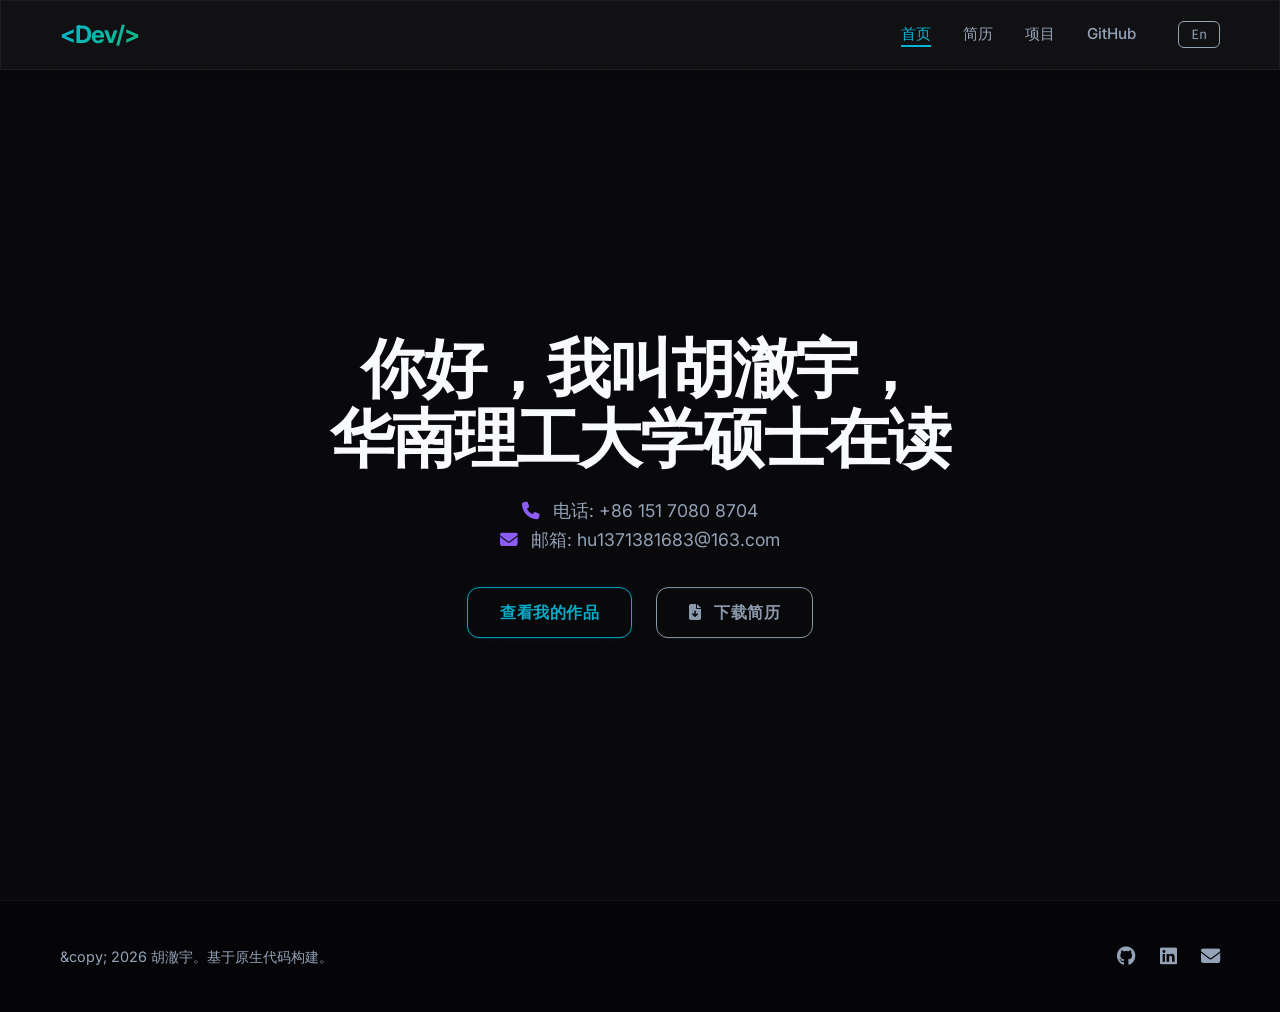
<file: index.html>
<!DOCTYPE html>
<html lang="zh">
<head>
    <meta charset="UTF-8">
    <meta name="viewport" content="width=device-width, initial-scale=1.0">
    <title>Portfolio | Algorithm & Motion Control Engineer</title>
    
    <!-- Google Fonts: Inter -->
    <link rel="preconnect" href="https://fonts.googleapis.com">
    <link rel="preconnect" href="https://fonts.gstatic.com" crossorigin>
    <link href="https://fonts.googleapis.com/css2?family=Fira+Code:wght@400;500&family=Inter:wght@300;400;500;600;700;800&display=swap" rel="stylesheet">
    
    <!-- FontAwesome -->
    <link rel="stylesheet" href="https://cdnjs.cloudflare.com/ajax/libs/font-awesome/6.4.0/css/all.min.css">
    
    <!-- Custom CSS -->
    <link rel="stylesheet" href="css/style.css">
</head>
<body>

    <!-- Navigation -->
    <nav class="navbar glass">
        <div class="container nav-container">
            <a href="index.html" class="logo">
                <span class="text-gradient">&lt;Dev/&gt;</span>
            </a>
            
            <div class="menu-toggle">
                <span class="bar"></span>
                <span class="bar"></span>
                <span class="bar"></span>
            </div>

            <ul class="nav-links">
                <li><a href="index.html" class="nav-link active" data-i18n="nav-home">Home</a></li>
                <li><a href="resume.html" class="nav-link" data-i18n="nav-resume">Resume</a></li>
                <li><a href="projects.html" class="nav-link" data-i18n="nav-projects">Projects</a></li>
                <li><a href="github.html" class="nav-link" data-i18n="nav-github">GitHub</a></li>
                <li><button id="lang-toggle" class="btn-lang" title="Switch Language">中</button></li>
            </ul>
        </div>
    </nav>

    <!-- Hero Section -->
    <header class="hero">
        <div class="container hero-content">
            <!-- <span class="mono hero-tagline" data-i18n="hero-tagline"></span> Removed per request -->
            
            <h1 class="hero-title" data-i18n="hero-title">
                Hello, I'm Hu Cheyu,<br>Master Student at<br>South China University of Technology
            </h1>
            
            <div class="hero-contact" style="margin-bottom: 2rem; font-size: 1.1rem; color: var(--text-muted);">
                <p><i class="fa-solid fa-phone" style="margin-right: 8px; color: var(--accent);"></i> <span data-i18n="contact-phone">Phone: +86 137 1381 683X</span></p>
                <p><i class="fa-solid fa-envelope" style="margin-right: 8px; color: var(--accent);"></i> <span data-i18n="contact-email">Email: hu1371381683@163.com</span></p>
            </div>
            
            <div class="hero-buttons">
                <a href="projects.html" class="btn btn-primary" data-i18n="btn-view-work">
                    View My Work
                </a>
                <a href="resume.html" class="btn btn-outline" data-i18n="btn-download-resume">
                    <i class="fa-solid fa-file-arrow-down" style="margin-right: 8px;"></i>
                    Download Resume
                </a>
            </div>
        </div>
    </header>

    <!-- Footer -->
    <footer class="footer">
        <div class="container footer-content">
            <div class="footer-text" data-i18n="footer-text">
                &copy; 2026 Developer Name. Built with Vanilla Code.
            </div>
            
            <div class="social-links">
                <a href="https://github.com/Hucheyu1" class="social-link" title="GitHub"><i class="fa-brands fa-github"></i></a>
                <a href="#" class="social-link" title="LinkedIn"><i class="fa-brands fa-linkedin"></i></a>
                <a href="mailto:hu1371381683@163.com" class="social-link" title="Email"><i class="fa-solid fa-envelope"></i></a>
            </div>
        </div>
    </footer>

    <!-- Scripts -->
    <!-- GSAP CDN -->
    <script src="https://cdnjs.cloudflare.com/ajax/libs/gsap/3.12.2/gsap.min.js"></script>
    <!-- Main JS -->
    <script src="js/main.js"></script>
</body>
</html>
</file>
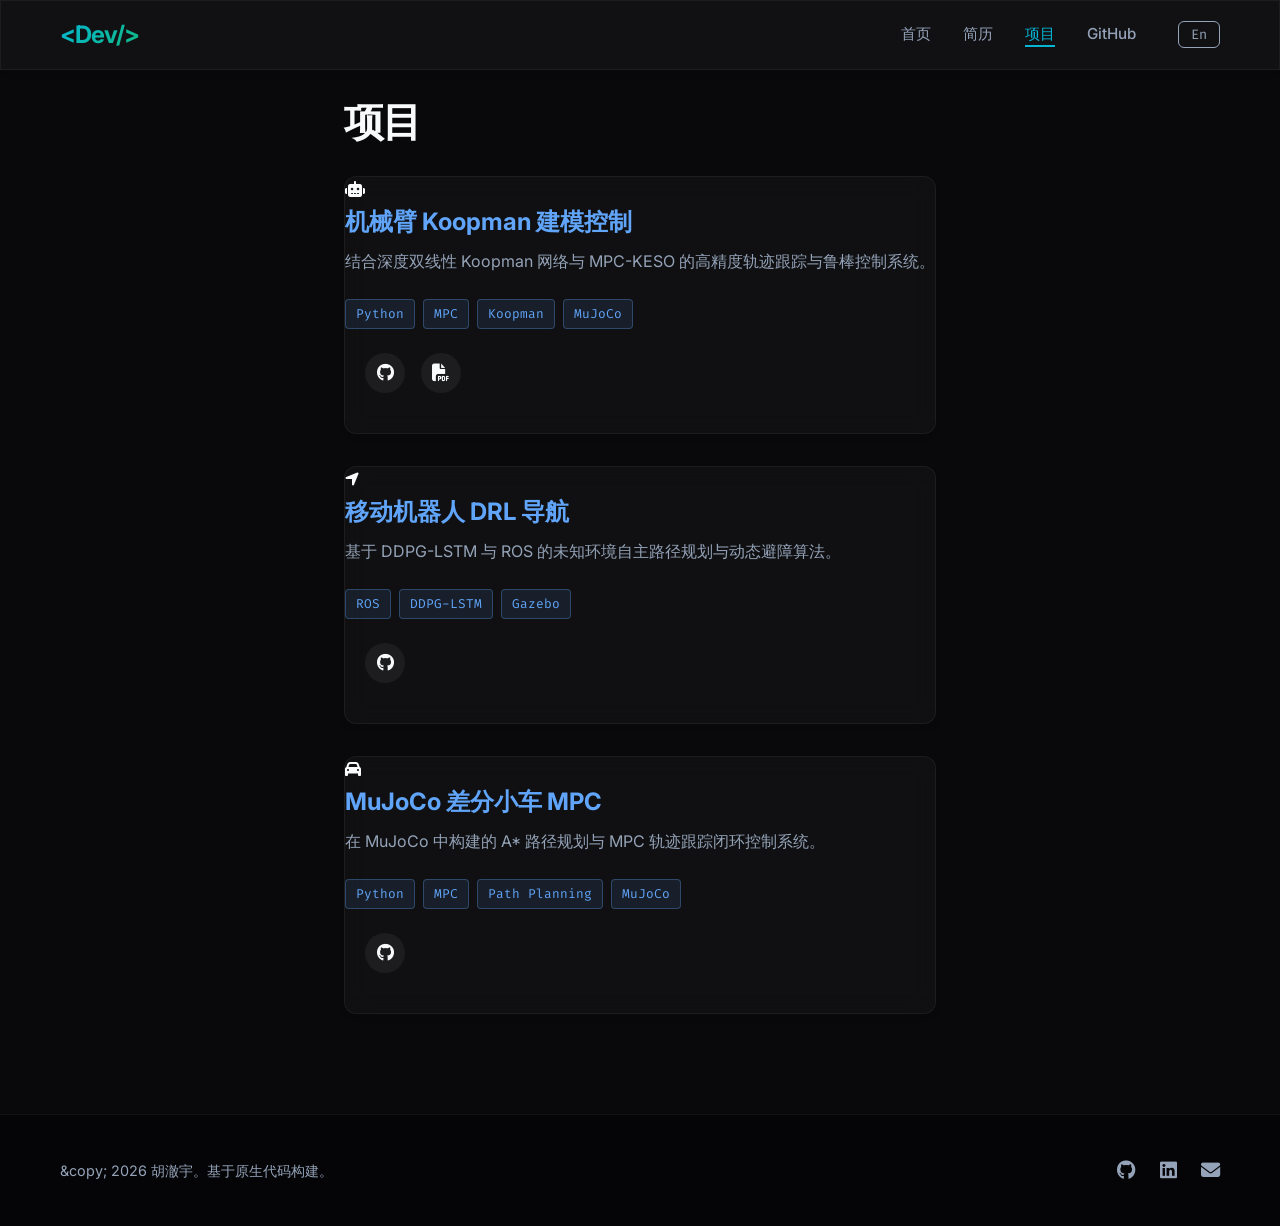
<file: projects.html>
<!DOCTYPE html>
<html lang="zh">
<head>
    <meta charset="UTF-8">
    <meta name="viewport" content="width=device-width, initial-scale=1.0">
    <title>Projects | Portfolio</title>
    <!-- Google Fonts: Inter -->
    <link rel="preconnect" href="https://fonts.googleapis.com">
    <link rel="preconnect" href="https://fonts.gstatic.com" crossorigin>
    <link href="https://fonts.googleapis.com/css2?family=Fira+Code:wght@400;500&family=Inter:wght@300;400;500;600;700;800&display=swap" rel="stylesheet">
    <!-- FontAwesome -->
    <link rel="stylesheet" href="https://cdnjs.cloudflare.com/ajax/libs/font-awesome/6.4.0/css/all.min.css">
    <!-- Custom CSS -->
    <link rel="stylesheet" href="css/style.css">
</head>
<body>
    <nav class="navbar glass">
        <div class="container nav-container">
            <a href="index.html" class="logo"><span class="text-gradient">&lt;Dev/&gt;</span></a>
            <div class="menu-toggle">
                <span class="bar"></span><span class="bar"></span><span class="bar"></span>
            </div>
            <ul class="nav-links">
                <li><a href="index.html" class="nav-link" data-i18n="nav-home">Home</a></li>
                <li><a href="resume.html" class="nav-link" data-i18n="nav-resume">Resume</a></li>
                <li><a href="projects.html" class="nav-link active" data-i18n="nav-projects">Projects</a></li>
                <li><a href="github.html" class="nav-link" data-i18n="nav-github">GitHub</a></li>
                <li><button id="lang-toggle" class="btn-lang" title="Switch Language">中</button></li>
            </ul>
        </div>
    </nav>
    <div class="container section-padding">
        <h1 class="hero-title" style="font-size: 2.5rem; text-align: left; opacity: 1; transform: none;" data-i18n="nav-projects">Projects</h1>
        
        <div class="projects-grid">
            <!-- Project 1 -->
            <div class="project-card glass">
                <div class="project-icon"><i class="fa-solid fa-robot"></i></div>
                <h3 class="project-title" data-i18n="proj-1-title">Manipulator Modeling & Control</h3>
                <p class="project-desc" data-i18n="proj-1-desc">
                    Deep Bilinear Koopman Network and MPC-KESO for high-precision tracking and noise robustness.
                </p>
                <div class="project-tags">
                    <span class="tag-sm">Python</span>
                    <span class="tag-sm">MPC</span>
                    <span class="tag-sm">Koopman</span>
                    <span class="tag-sm">MuJoCo</span>
                </div>
                <div class="project-links">
                    <a href="https://github.com/Hucheyu1/Lerobot-mujoco-sim2real" target="_blank" class="project-link" title="Code"><i class="fa-brands fa-github"></i></a>
                    <a href="#" class="project-link" title="Paper"><i class="fa-solid fa-file-pdf"></i></a>
                </div>
            </div>

            <!-- Project 2 -->
            <div class="project-card glass">
                <div class="project-icon"><i class="fa-solid fa-location-arrow"></i></div>
                <h3 class="project-title" data-i18n="proj-2-title">DRL Mobile Robot Navigation</h3>
                <p class="project-desc" data-i18n="proj-2-desc">
                    Autonomous path planning in unknown environments using DDPG-LSTM and ROS Navigation.
                </p>
                <div class="project-tags">
                    <span class="tag-sm">ROS</span>
                    <span class="tag-sm">DDPG-LSTM</span>
                    <span class="tag-sm">Gazebo</span>
                </div>
                <div class="project-links">
                    <a href="https://github.com/Hucheyu1/ROS_MobileRobot_RL" target="_blank" class="project-link" title="Code"><i class="fa-brands fa-github"></i></a>
                </div>
            </div>

            <!-- Project 3 -->
            <div class="project-card glass">
                <div class="project-icon"><i class="fa-solid fa-car"></i></div>
                <h3 class="project-title" data-i18n="proj-3-title">MuJoCo Diff-Drive MPC</h3>
                <p class="project-desc" data-i18n="proj-3-desc">
                    A closed-loop control system integrating A* path planning and Model Predictive Control (MPC) tracking.
                </p>
                <!-- Only adding container if videos exist, currently folder 3 is empty -->
                <!-- 
                <div class="project-media">
                     Video placeholder 
                </div> 
                -->
                <div class="project-tags">
                    <span class="tag-sm">Python</span>
                    <span class="tag-sm">MPC</span>
                    <span class="tag-sm">Path Planning</span>
                    <span class="tag-sm">MuJoCo</span>
                </div>
                <div class="project-links">
                    <a href="https://github.com/Hucheyu1/Mujoco_MobileRobot" target="_blank" class="project-link" title="Code"><i class="fa-brands fa-github"></i></a>
                </div>
            </div>
        </div>
    </div>
    <footer class="footer">
        <div class="container footer-content">
            <div class="footer-text" data-i18n="footer-text">&copy; 2026 Developer Name. Built with Vanilla Code.</div>
            <div class="social-links">
                <a href="https://github.com/Hucheyu1" class="social-link" title="GitHub"><i class="fa-brands fa-github"></i></a>
                <a href="#" class="social-link" title="LinkedIn"><i class="fa-brands fa-linkedin"></i></a>
                <a href="mailto:hu1371381683@163.com" class="social-link" title="Email"><i class="fa-solid fa-envelope"></i></a>
            </div>
        </div>
    </footer>
    <script src="https://cdnjs.cloudflare.com/ajax/libs/gsap/3.12.2/gsap.min.js"></script>
    <script src="js/main.js"></script>
</body>
</html>
</file>
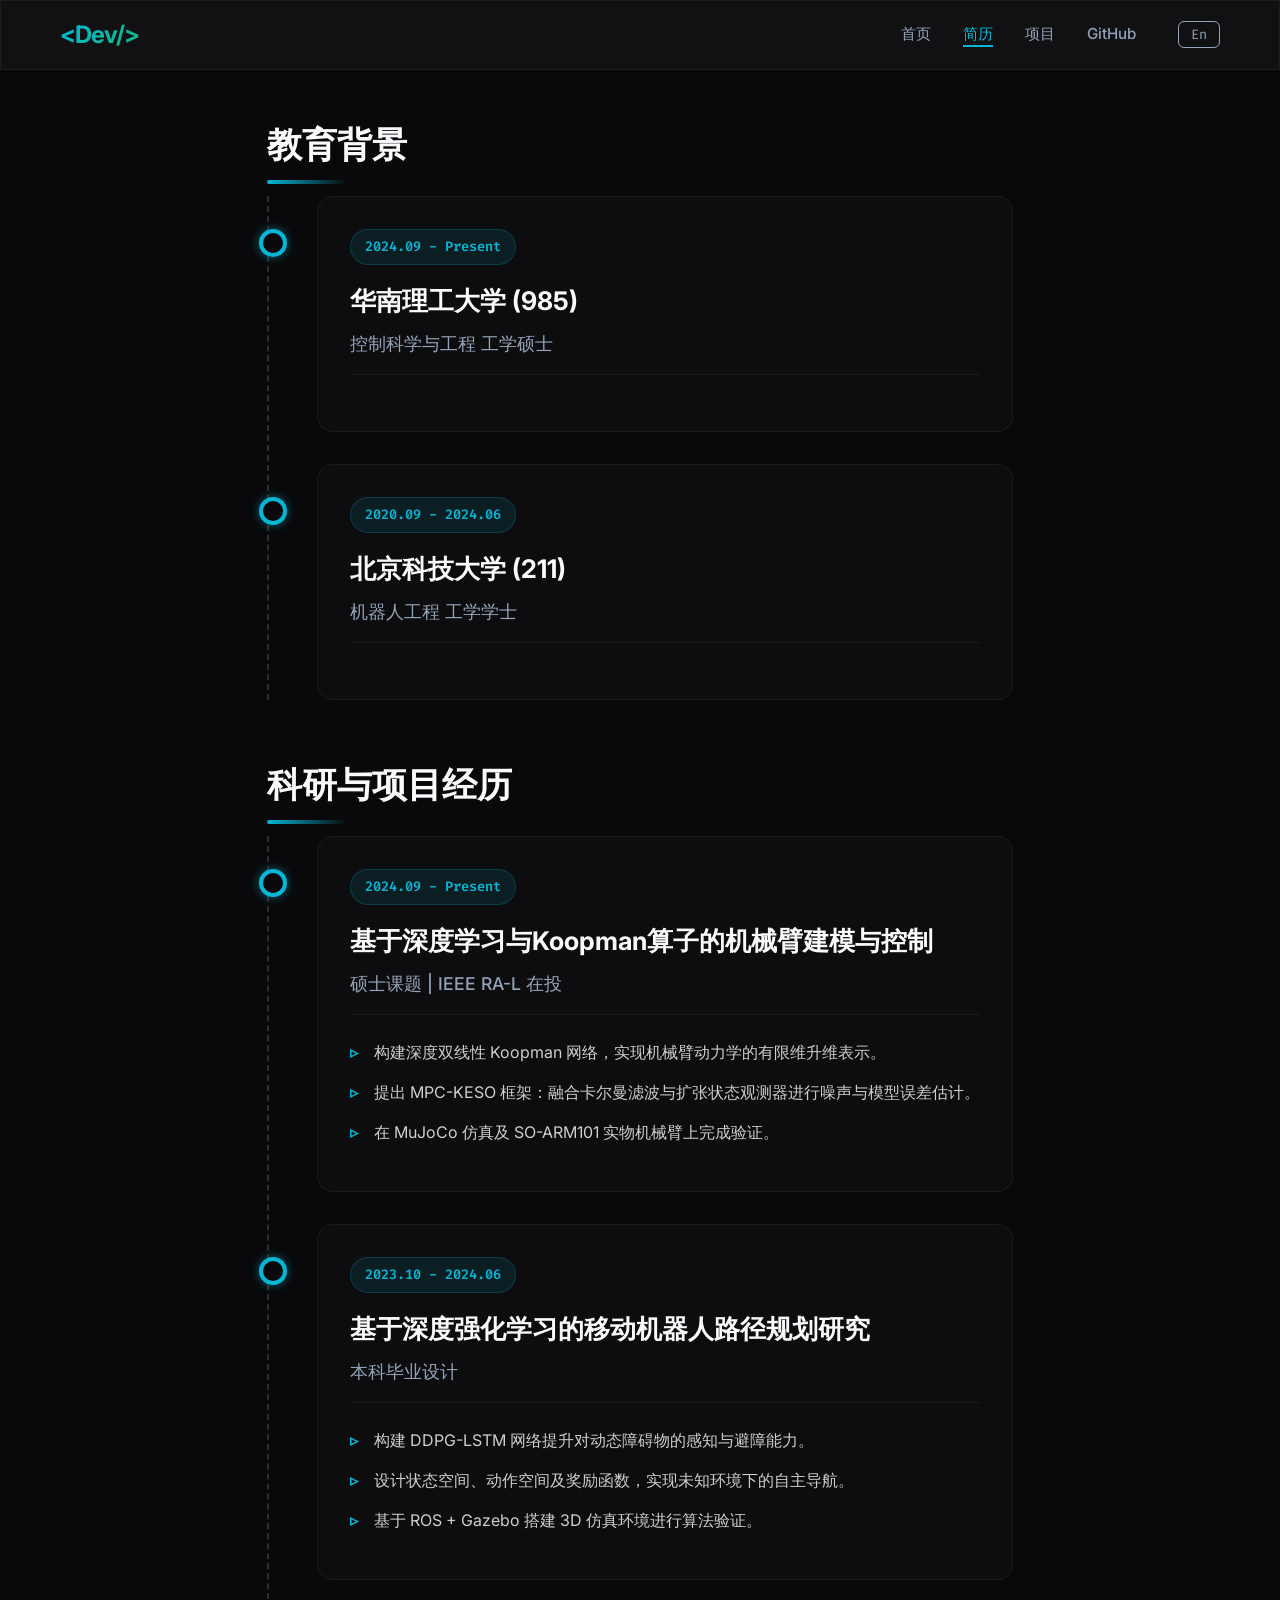
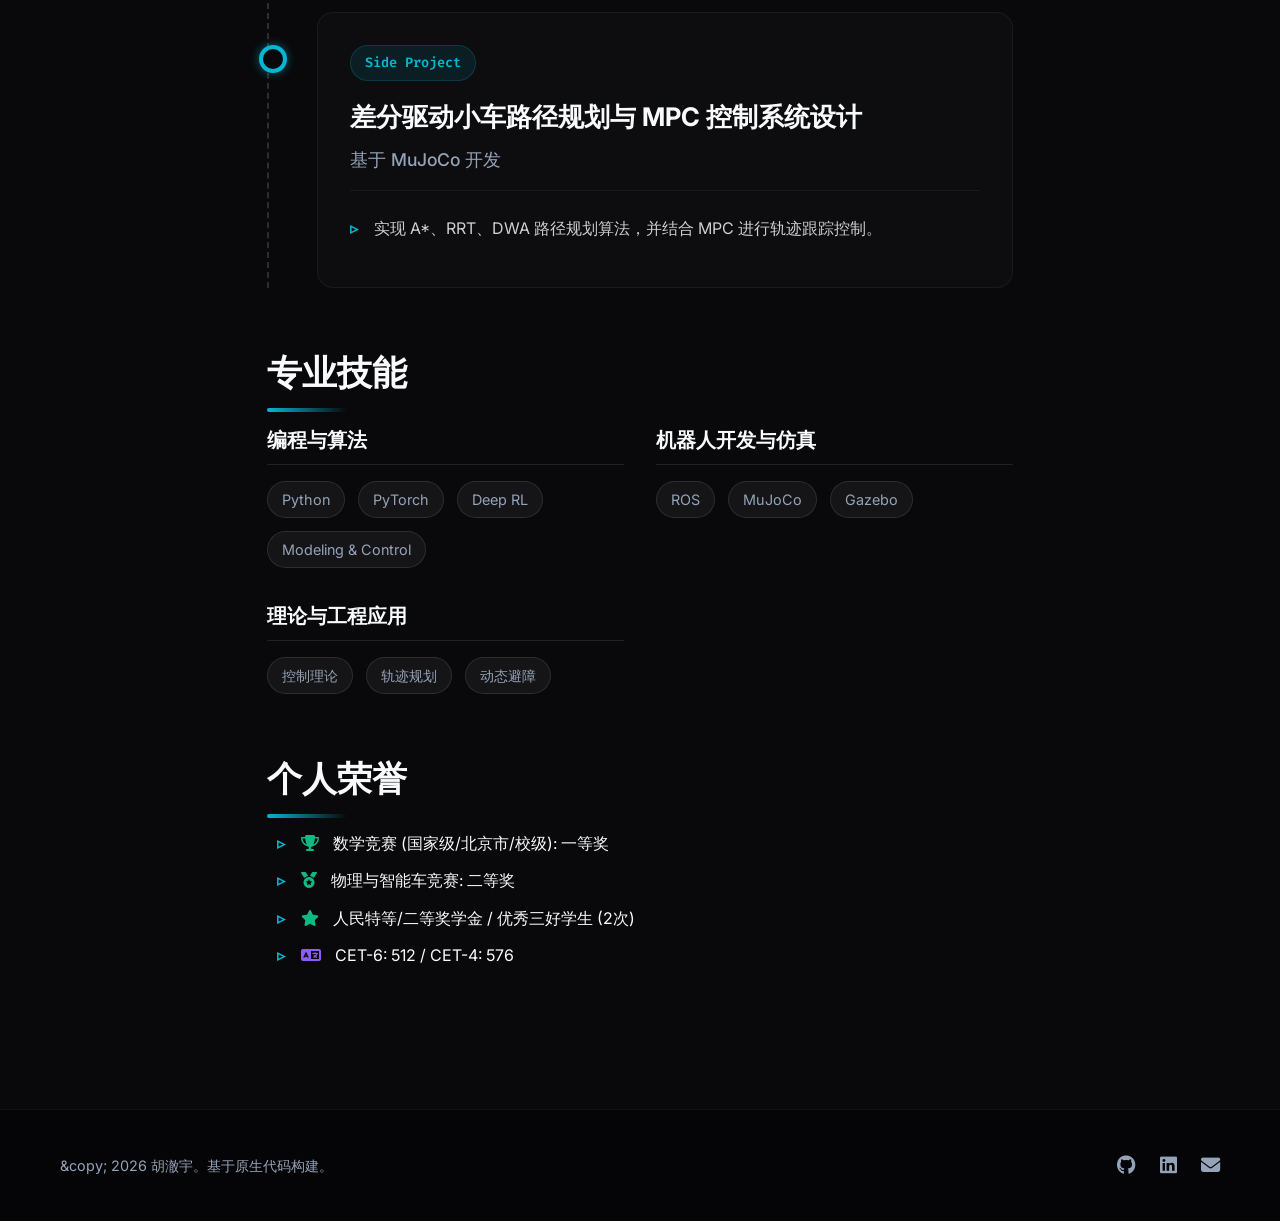
<file: resume.html>
<!DOCTYPE html>
<html lang="zh">
<head>
    <meta charset="UTF-8">
    <meta name="viewport" content="width=device-width, initial-scale=1.0">
    <title>Resume | Portfolio</title>
    <!-- Google Fonts: Inter -->
    <link rel="preconnect" href="https://fonts.googleapis.com">
    <link rel="preconnect" href="https://fonts.gstatic.com" crossorigin>
    <link href="https://fonts.googleapis.com/css2?family=Fira+Code:wght@400;500&family=Inter:wght@300;400;500;600;700;800&display=swap" rel="stylesheet">
    <!-- FontAwesome -->
    <link rel="stylesheet" href="https://cdnjs.cloudflare.com/ajax/libs/font-awesome/6.4.0/css/all.min.css">
    <!-- Custom CSS -->
    <link rel="stylesheet" href="css/style.css">
</head>
<body>
    <nav class="navbar glass">
        <div class="container nav-container">
            <a href="index.html" class="logo"><span class="text-gradient">&lt;Dev/&gt;</span></a>
            <div class="menu-toggle">
                <span class="bar"></span><span class="bar"></span><span class="bar"></span>
            </div>
            <ul class="nav-links">
                <li><a href="index.html" class="nav-link" data-i18n="nav-home">Home</a></li>
                <li><a href="resume.html" class="nav-link active" data-i18n="nav-resume">Resume</a></li>
                <li><a href="projects.html" class="nav-link" data-i18n="nav-projects">Projects</a></li>
                <li><a href="github.html" class="nav-link" data-i18n="nav-github">GitHub</a></li>
                <li><button id="lang-toggle" class="btn-lang" title="Switch Language">中</button></li>
            </ul>
        </div>
    </nav>
    <div class="container section-padding">
        <!-- Education -->
        <div class="resume-section">
            <h2 class="section-title" data-i18n="resume-edu">Education</h2>
            <div class="timeline">
                <div class="timeline-item">
                    <span class="timeline-date">2024.09 - Present</span>
                    <h3 class="timeline-title" data-i18n="edu-1-school">South China University of Technology (985)</h3>
                    <h4 class="timeline-subtitle" data-i18n="edu-1-degree">Master of Engineering in Control Science and Engineering</h4>
                </div>
                <div class="timeline-item">
                    <span class="timeline-date">2020.09 - 2024.06</span>
                    <h3 class="timeline-title" data-i18n="edu-2-school">University of Science and Technology Beijing (211)</h3>
                    <h4 class="timeline-subtitle" data-i18n="edu-2-degree">Bachelor of Engineering in Robotics Engineering</h4>
                </div>
            </div>
        </div>

        <!-- Experience -->
        <div class="resume-section">
            <h2 class="section-title" data-i18n="resume-exp">Research Experience</h2>
            <div class="timeline">
                <div class="timeline-item">
                    <span class="timeline-date">2024.09 - Present</span>
                    <h3 class="timeline-title" data-i18n="exp-1-role">Manipulator Modeling & Control based on Deep Learning & Koopman</h3>
                    <h4 class="timeline-subtitle" data-i18n="exp-1-company">Master's Thesis Research</h4>
                    <ul class="timeline-desc">
                        <li data-i18n="exp-1-desc-1">Constructed Deep Bilinear Koopman Network for finite-dimensional lifting of manipulator dynamics.</li>
                        <li data-i18n="exp-1-desc-2">Designed MPC-KESO framework fusing Kalman Filter and ESO for noise/error estimation.</li>
                        <li data-i18n="exp-1-desc-3">Validated on MuJoCo simulation and SO-ARM101 real robot; Submitted to IEEE RA-L.</li>
                    </ul>
                </div>
                <div class="timeline-item">
                    <span class="timeline-date">2023.10 - 2024.06</span>
                    <h3 class="timeline-title" data-i18n="exp-2-role">Mobile Robot Path Planning based on Deep RL</h3>
                    <h4 class="timeline-subtitle" data-i18n="exp-2-company">Undergraduate Thesis</h4>
                    <ul class="timeline-desc">
                        <li data-i18n="exp-2-desc-1">Built DDPG-LSTM network to enhance dynamic obstacle perception capabilities.</li>
                        <li data-i18n="exp-2-desc-2">Designed state/action spaces and reward functions for unknown environment navigation.</li>
                        <li data-i18n="exp-2-desc-3">Conducted 3D simulations in ROS + Gazebo environments.</li>
                    </ul>
                </div>
                <div class="timeline-item">
                    <span class="timeline-date">Side Project</span>
                    <h3 class="timeline-title" data-i18n="exp-3-role">Diff-Drive Robot Path Planning & MPC Control</h3>
                    <h4 class="timeline-subtitle" data-i18n="exp-3-company">Based on MuJoCo</h4>
                    <ul class="timeline-desc">
                        <li data-i18n="exp-3-desc-1">Implemented A*, RRT, DWA planning algorithms and integrated with MPC for tracking.</li>
                    </ul>
                </div>
            </div>
        </div>

        <!-- Skills -->
        <div class="resume-section">
            <h2 class="section-title" data-i18n="resume-skills">Technical Skills</h2>
            <div class="skill-grid">
                <div class="skill-category">
                    <h3 data-i18n="skill-algo">Programming & Algo</h3>
                    <div class="skill-tags" id="skill-algo-tags">
                        <!-- Injected via JS or static -->
                        <span class="skill-tag">Python</span>
                        <span class="skill-tag">PyTorch</span>
                        <span class="skill-tag">Deep RL</span>
                        <span class="skill-tag">Modeling & Control</span>
                    </div>
                </div>
                <div class="skill-category">
                    <h3 data-i18n="skill-robotics">Robotics & Sim</h3>
                    <div class="skill-tags">
                        <span class="skill-tag">ROS</span>
                        <span class="skill-tag">MuJoCo</span>
                        <span class="skill-tag">Gazebo</span>
                    </div>
                </div>
                <div class="skill-category">
                    <h3 data-i18n="skill-theory">Theory & Application</h3>
                    <div class="skill-tags">
                        <span class="skill-tag" data-i18n="skill-tag-1">Control Theory</span>
                        <span class="skill-tag" data-i18n="skill-tag-2">Trajectory Planning</span>
                        <span class="skill-tag" data-i18n="skill-tag-3">Dynamic Obstacle Avoidance</span>
                    </div>
                </div>
            </div>
        </div>

        <!-- Honors -->
        <div class="resume-section">
            <h2 class="section-title" data-i18n="resume-honors">Honors & Awards</h2>
            <ul class="timeline-desc" style="list-style: none; padding-left: 10px;">
                <li style="margin-bottom: 10px; color: var(--text-main);"><i class="fa-solid fa-trophy" style="color: var(--secondary); margin-right: 10px;"></i> <span data-i18n="honor-1">Math Competitions (National/Beijing/School): 1st Prize</span></li>
                <li style="margin-bottom: 10px; color: var(--text-main);"><i class="fa-solid fa-medal" style="color: var(--secondary); margin-right: 10px;"></i> <span data-i18n="honor-2">Physics & Smart Car Competitions: 2nd Prize</span></li>
                <li style="margin-bottom: 10px; color: var(--text-main);"><i class="fa-solid fa-star" style="color: var(--secondary); margin-right: 10px;"></i> <span data-i18n="honor-3">People's Special & 2nd Scholarship / Outstanding Student (2x)</span></li>
                <li style="margin-bottom: 10px; color: var(--text-main);"><i class="fa-solid fa-language" style="color: var(--accent); margin-right: 10px;"></i> <span data-i18n="honor-4">CET-6: 512 / CET-4: 576</span></li>
            </ul>
        </div>
    </div>
    <footer class="footer">
        <div class="container footer-content">
            <div class="footer-text" data-i18n="footer-text">&copy; 2026 Developer Name. Built with Vanilla Code.</div>
            <div class="social-links">
                <a href="https://github.com/Hucheyu1" class="social-link" title="GitHub"><i class="fa-brands fa-github"></i></a>
                <a href="#" class="social-link" title="LinkedIn"><i class="fa-brands fa-linkedin"></i></a>
                <a href="mailto:hu1371381683@163.com" class="social-link" title="Email"><i class="fa-solid fa-envelope"></i></a>
            </div>
        </div>
    </footer>
    <script src="https://cdnjs.cloudflare.com/ajax/libs/gsap/3.12.2/gsap.min.js"></script>
    <script src="js/main.js"></script>
</body>
</html>
</file>
<file: css/style.css>
/* =========================================
   1. CSS VARIABLES & RESET
   ========================================= */
:root {
    /* Theme Colors: Deep Dark Mode */
    --bg-body: #09090b;       /* Zinc 950 - Update to deep void black/blue */
    --bg-card: #18181b;       /* Zinc 900 */
    --bg-glass: rgba(24, 24, 27, 0.6);
    
    /* Text Colors */
    --text-main: #f8fafc;     /* Slate 50 */
    --text-muted: #94a3b8;    /* Slate 400 */
    
    /* Neon Accents */
    --primary: #06b6d4;       /* Cyan 500 */
    --primary-glow: rgba(6, 182, 212, 0.5);
    --secondary: #10b981;     /* Emerald 500 */
    --accent: #8b5cf6;        /* Violet 500 */

    /* Typography */
    --font-main: 'Inter', sans-serif;
    --font-mono: 'Fira Code', monospace; /* Tech feel */

    /* Spacing & Layout */
    --nav-height: 70px;
    --container-width: 1200px;
    --border-radius: 12px;
    
    /* Transitions */
    --transition: all 0.3s cubic-bezier(0.4, 0, 0.2, 1);
}

* {
    margin: 0;
    padding: 0;
    box-sizing: border-box;
}

html {
    scroll-behaviour: smooth;
}

body {
    font-family: var(--font-main);
    background-color: var(--bg-body);
    color: var(--text-main);
    line-height: 1.6;
    overflow-x: hidden;
    -webkit-font-smoothing: antialiased;
    min-height: 100vh;
    display: flex;
    flex-direction: column;
}

a {
    text-decoration: none;
    color: inherit;
    transition: var(--transition);
}

ul {
    list-style: none;
}

/* =========================================
   2. UTILITIES & GLASSMORPHISM
   ========================================= */
.container {
    max-width: var(--container-width);
    margin: 0 auto;
    padding: 0 20px;
}

.glass {
    background: var(--bg-glass);
    backdrop-filter: blur(12px);
    -webkit-backdrop-filter: blur(12px);
    border: 1px solid rgba(255, 255, 255, 0.05);
    box-shadow: 0 4px 6px -1px rgba(0, 0, 0, 0.1), 0 2px 4px -1px rgba(0, 0, 0, 0.06);
}

.text-gradient {
    background: linear-gradient(135deg, var(--primary) 0%, var(--secondary) 100%);
    -webkit-background-clip: text;
    -webkit-text-fill-color: transparent;
    background-clip: text;
}

.mono {
    font-family: var(--font-mono);
    color: var(--primary);
    font-size: 0.9em;
}

.section-padding {
    padding: 100px 0;
}

/* =========================================
   3. COMPONENTS: BUTTONS
   ========================================= */
.btn {
    display: inline-block;
    padding: 12px 32px;
    font-size: 1rem;
    font-weight: 600;
    border-radius: var(--border-radius);
    cursor: pointer;
    transition: var(--transition);
    letter-spacing: 0.5px;
    position: relative;
    overflow: hidden;
}

.btn-primary {
    background: transparent;
    color: var(--primary);
    border: 1px solid var(--primary);
    box-shadow: 0 0 10px rgba(6, 182, 212, 0.1);
}

.btn-primary:hover {
    background: var(--primary);
    color: #000;
    box-shadow: 0 0 20px var(--primary-glow);
    transform: translateY(-2px);
}

.btn-outline {
    border: 1px solid var(--text-muted);
    color: var(--text-muted);
    background: transparent;
}

.btn-outline:hover {
    border-color: var(--text-main);
    color: var(--text-main);
    background: rgba(255, 255, 255, 0.05);
}

/* =========================================
   4. NAVBAR
   ========================================= */
.navbar {
    position: fixed;
    top: 0;
    left: 0;
    width: 100%;
    height: var(--nav-height);
    z-index: 1000;
    display: flex;
    align-items: center;
}

.nav-container {
    display: flex;
    justify-content: space-between;
    align-items: center;
    width: 100%;
}

.logo {
    font-size: 1.5rem;
    font-weight: 700;
    letter-spacing: -1px;
}

.nav-links {
    display: flex;
    gap: 2rem;
}

.nav-link {
    font-size: 0.95rem;
    color: var(--text-muted);
    font-weight: 500;
    position: relative;
}

.nav-link:hover, .nav-link.active {
    color: var(--primary);
}

.nav-link::after {
    content: '';
    position: absolute;
    width: 0;
    height: 2px;
    bottom: -4px;
    left: 0;
    background-color: var(--primary);
    transition: var(--transition);
}

.nav-link:hover::after, .nav-link.active::after {
    width: 100%;
}

.btn-lang {
    background: transparent;
    border: 1px solid var(--text-muted);
    color: var(--text-muted);
    padding: 4px 12px;
    border-radius: 6px;
    font-size: 0.85rem;
    font-family: var(--font-mono);
    cursor: pointer;
    transition: var(--transition);
    margin-left: 10px; /* spacing if needed, though gap handles it */
}

.btn-lang:hover {
    color: var(--primary);
    border-color: var(--primary);
    background: rgba(6, 182, 212, 0.1);
}

/* Mobile Menu Toggle */
.menu-toggle {
    display: none;
    flex-direction: column;
    gap: 6px;
    cursor: pointer;
}

.bar {
    width: 25px;
    height: 2px;
    background-color: var(--text-main);
    transition: var(--transition);
}

/* =========================================
   5. HERO SECTION
   ========================================= */
.hero {
    height: 100vh;
    display: flex;
    align-items: center;
    justify-content: center;
    text-align: center;
    position: relative;
    padding-top: var(--nav-height);
    overflow: hidden;
}

/* Background grid effect */
.hero::before {
    content: '';
    position: absolute;
    top: 0;
    left: 0;
    right: 0;
    bottom: 0;
    background: 
        linear-gradient(rgba(9, 9, 11, 0.9), rgba(9, 9, 11, 0.9)),
        linear-gradient(90deg, rgba(255,255,255,0.03) 1px, transparent 1px),
        linear-gradient(rgba(255,255,255,0.03) 1px, transparent 1px);
    background-size: 100% 100%, 50px 50px, 50px 50px;
    z-index: -1;
}

.hero-content {
    max-width: 800px;
    z-index: 1;
}

.hero-tagline {
    display: block;
    margin-bottom: 1.5rem;
    opacity: 0; /* GSAP will handle */
    transform: translateY(20px);
}

.hero-title {
    font-size: 4rem;
    line-height: 1.1;
    margin-bottom: 1.5rem;
    font-weight: 800;
    letter-spacing: -2px;
    opacity: 0; /* GSAP will handle */
    transform: translateY(30px);
}

.hero-subtitle {
    font-size: 1.25rem;
    color: var(--text-muted);
    margin-bottom: 2.5rem;
    max-width: 600px;
    margin-left: auto;
    margin-right: auto;
    opacity: 0; /* GSAP will handle */
    transform: translateY(30px);
}

.hero-buttons {
    display: flex;
    gap: 1.5rem;
    justify-content: center;
    opacity: 0; /* GSAP will handle */
    transform: translateY(20px);
}

/* =========================================
   6. FOOTER
   ========================================= */
.footer {
    border-top: 1px solid rgba(255, 255, 255, 0.05);
    padding: 40px 0;
    margin-top: auto;
    background-color: #050507;
}

.footer-content {
    display: flex;
    justify-content: space-between;
    align-items: center;
}

.footer-text {
    color: var(--text-muted);
    font-size: 0.9rem;
}

.social-links {
    display: flex;
    gap: 1.5rem;
}

.social-link {
    color: var(--text-muted);
    font-size: 1.2rem;
}

.social-link:hover {
    color: var(--primary);
    transform: translateY(-2px);
}

/* =========================================
   7. RESPONSIVE DESIGN
   ========================================= */
@media (max-width: 768px) {
    .menu-toggle {
        display: flex;
    }

    .nav-links {
        position: absolute;
        top: var(--nav-height);
        left: 0;
        width: 100%;
        background-color: var(--bg-body);
        flex-direction: column;
        align-items: center;
        padding: 2rem 0;
        gap: 1.5rem;
        transform: translateY(-150%);
        transition: transform 0.4s ease-in-out;
        border-bottom: 1px solid rgba(255,255,255,0.05);
        z-index: -1;
    }

    .nav-links.active {
        transform: translateY(0);
        box-shadow: 0 10px 30px rgba(0,0,0,0.5);
    }

    .hero-title {
        font-size: 2.5rem;
    }

    .hero-subtitle {
        font-size: 1rem;
    }
    
    .hero-buttons {
        flex-direction: column;
        gap: 1rem;
        padding: 0 2rem;
    }
    
    .btn {
        width: 100%;
        text-align: center;
    }
    
    .footer-content {
        flex-direction: column;
        gap: 1.5rem;
        text-align: center;
    }
}

/* =========================================
   8. RESUME & TIMELINE STYLES
   ========================================= */
.resume-section {
    margin-bottom: 2.5rem;
    padding-top: 1rem;
}

.section-title {
    font-size: 2.2rem;
    margin-bottom: 1.5rem;
    position: relative;
    display: inline-block;
    color: var(--text-main);
    font-weight: 700;
}

.section-title::after {
    content: '';
    position: absolute;
    bottom: -12px;
    left: 0;
    width: 80px;
    height: 4px;
    background: linear-gradient(90deg, var(--primary), transparent);
    border-radius: 2px;
}

.timeline {
    position: relative;
    padding-left: 3rem;
    border-left: 2px dashed rgba(255, 255, 255, 0.15); /* Dashed line for modern look */
}

.timeline-item {
    position: relative;
    margin-bottom: 2rem;
    background: rgba(255, 255, 255, 0.02);
    border: 1px solid rgba(255, 255, 255, 0.05);
    border-radius: 16px;
    padding: 2rem;
    transition: var(--transition);
}

.timeline-item:hover {
    background: rgba(255, 255, 255, 0.04);
    border-color: rgba(6, 182, 212, 0.3);
    transform: translateX(10px);
}

.timeline-item::before {
    content: '';
    position: absolute;
    left: -3.7rem; /* Adjust based on padding-left + dot size */
    top: 2rem;
    width: 20px;
    height: 20px;
    background: var(--bg-body);
    border: 4px solid var(--primary);
    border-radius: 50%;
    z-index: 1;
    box-shadow: 0 0 10px rgba(6, 182, 212, 0.5); /* Glow effect */
    transition: var(--transition);
}

.timeline-item:hover::before {
    background: var(--primary);
    box-shadow: 0 0 20px rgba(6, 182, 212, 0.8);
}

.timeline-date {
    display: inline-block;
    padding: 6px 14px;
    border-radius: 20px;
    background: rgba(6, 182, 212, 0.1);
    color: var(--primary);
    font-family: var(--font-mono);
    font-size: 0.85rem;
    font-weight: 600;
    margin-bottom: 1rem;
    border: 1px solid rgba(6, 182, 212, 0.2);
}

.timeline-title {
    font-size: 1.6rem;
    margin-bottom: 0.5rem;
    color: var(--text-main);
}

.timeline-subtitle {
    font-size: 1.1rem;
    color: var(--text-muted);
    margin-bottom: 1.5rem;
    font-weight: 500;
    display: block;
    border-bottom: 1px solid rgba(255, 255, 255, 0.05);
    padding-bottom: 1rem;
}

.timeline-desc {
    list-style: none;
    padding: 0;
    margin: 0;
}

.timeline-desc li {
    position: relative;
    padding-left: 1.5rem;
    margin-bottom: 0.8rem;
    color: rgba(255, 255, 255, 0.8);
    line-height: 1.7;
    font-size: 1rem;
}

.timeline-desc li::before {
    content: '▹';
    position: absolute;
    left: 0;
    top: 0;
    color: var(--primary);
    font-weight: bold;
}

/* =========================================
   9. SKILLS GRID
   ========================================= */
.skill-grid {
    display: grid;
    grid-template-columns: repeat(auto-fit, minmax(300px, 1fr));
    gap: 2rem;
}

.skill-category h3 {
    font-size: 1.25rem;
    margin-bottom: 1rem;
    color: var(--text-main);
    border-bottom: 1px solid rgba(255, 255, 255, 0.1);
    padding-bottom: 0.5rem;
}

.skill-tags {
    display: flex;
    flex-wrap: wrap;
    gap: 0.8rem;
}

.skill-tag {
    padding: 6px 14px;
    background: rgba(255, 255, 255, 0.05);
    border: 1px solid rgba(255, 255, 255, 0.1);
    border-radius: 20px;
    font-size: 0.9rem;
    color: var(--text-muted);
    transition: var(--transition);
}

.skill-tag:hover {
    background: rgba(6, 182, 212, 0.1);
    border-color: var(--primary);
    color: var(--primary);
    transform: translateY(-2px);
}

/* =========================================
   10. PROJECTS GRID & CARDS
   ========================================= */
.projects-grid {
    display: grid;
    grid-template-columns: repeat(auto-fit, minmax(350px, 1fr));
    gap: 2rem;
    margin-top: 2rem;
}

.project-card {
    border-radius: var(--border-radius);
    transition: var(--transition);
    height: 100%;
    display: flex;
    flex-direction: column;
    /* Adjustments for image layout */
    padding: 0 !important; 
    padding-bottom: 20px !important;
    overflow: hidden;
    background: rgba(255, 255, 255, 0.03); /* slight adjust from glass class */
}

.project-card:hover {
    transform: translateY(-5px);
    box-shadow: 0 20px 40px rgba(0, 0, 0, 0.4);
    border-color: rgba(6, 182, 212, 0.3);
}

.project-content-wrapper {
    padding: 20px; /* consistent padding inside card */
    display: flex;
    flex-direction: column;
    flex-grow: 1;
}

.project-img {
    width: 100%;
    height: 180px;
    object-fit: cover;
    border-radius: var(--border-radius) var(--border-radius) 0 0;
    margin-bottom: 0; /* image touches content */
    display: block;
    opacity: 0.9;
    transition: var(--transition);
}

.project-card:hover .project-img {
    opacity: 1;
    transform: scale(1.02);
}

.project-title {
    color: #60a5fa !important; /* Blue 400 requested */
    font-size: 1.5rem;
    margin-bottom: 0.5rem;
    font-weight: 700;
}

.project-desc {
    color: var(--text-muted);
    margin-bottom: 1.5rem;
    flex-grow: 1;
}

.project-tags {
    display: flex;
    flex-wrap: wrap;
    gap: 0.5rem;
    margin-bottom: 1.5rem;
}

.tag-sm {
    font-size: 0.8rem;
    padding: 4px 10px;
    border-radius: 4px;
    color: #60a5fa !important; /* Blue 400 */
    border: 1px solid rgba(96, 165, 250, 0.3);
    background: rgba(96, 165, 250, 0.1);
    font-family: var(--font-mono);
    transition: var(--transition);
}

.tag-sm:hover {
    background: rgba(96, 165, 250, 0.2);
    border-color: #60a5fa;
    transform: translateY(-2px);
}

.project-links {
    display: flex;
    gap: 1rem;
    padding: 0 20px 20px; /* bottom padding matches verify */
    margin-top: auto;
}

.project-link {
    width: 40px;
    height: 40px;
    display: flex;
    align-items: center;
    justify-content: center;
    border-radius: 50%;
    background: rgba(255, 255, 255, 0.05);
    color: var(--text-main);
    font-size: 1.1rem;
    transition: var(--transition);
    border: none; /* for buttons */
    cursor: pointer;
}

.project-link:hover {
    background: var(--primary);
    color: #000;
}

/* =========================================
   11. GITHUB STYLES
   ========================================= */
.github-layout {
    display: grid;
    grid-template-columns: 350px 1fr;
    gap: 2rem;
    margin-top: 2rem;
}

@media (max-width: 900px) {
    .github-layout {
        grid-template-columns: 1fr;
    }
}

.profile-header {
    text-align: center;
    padding: 2rem;
    border-radius: var(--border-radius);
    margin-bottom: 2rem;
}

.github-avatar { 
    width: 120px;
    height: 120px;
    border-radius: 50%;
    border: 3px solid var(--primary);
    margin-bottom: 1rem;
    padding: 3px;
    background: var(--bg-card);
    object-fit: cover;
}

#github-profile {
    /* Override for specific ID usage */
    display: flex; /* flex by default if show, managed by JS */
}

#gh-name {
    font-size: 1.5rem;
    margin-bottom: 0.5rem;
}

#gh-bio {
    color: var(--text-muted);
    margin-bottom: 1.5rem;
    font-size: 0.95rem;
}

.repo-stats {
    display: flex;
    gap: 1rem; /* Adjusted for inline stats in profile */
    margin-bottom: 0.5rem;
}

.stat-box {
    text-align: center;
}

.stat-value {
    display: block;
    font-size: 1.25rem;
    font-weight: 700;
    color: var(--text-main);
}

.stat-label {
    font-size: 0.8rem;
    color: var(--text-muted);
    text-transform: uppercase;
    letter-spacing: 1px;
}

.repo-grid {
    display: grid;
    grid-template-columns: repeat(auto-fill, minmax(300px, 1fr));
    gap: 1.5rem;
    margin-top: 2rem; /* Add margin */
}

.repo-card {
    padding: 1.5rem;
    border-radius: var(--border-radius);
    transition: var(--transition);
    display: flex;
    flex-direction: column;
    justify-content: space-between;
    background: rgba(255, 255, 255, 0.05); /* glass effect base */
}

.repo-card:hover {
    transform: translateY(-3px);
    border-color: var(--primary);
}

.repo-top {
    display: flex;
    justify-content: space-between;
    align-items: flex-start;
    margin-bottom: 1rem;
}

.repo-icon {
    font-size: 1.2rem;
    color: var(--text-muted);
}

.repo-title {
    font-size: 1.1rem;
    font-weight: 600;
    margin-bottom: 0.5rem;
    color: var(--primary);
}

.repo-desc {
    font-size: 0.9rem;
    color: var(--text-muted);
    margin-bottom: 1rem;
    display: -webkit-box;
    -webkit-line-clamp: 2;
    -webkit-box-orient: vertical;
    overflow: hidden;
}

.repo-meta {
    display: flex;
    justify-content: space-between;
    font-size: 0.8rem;
    color: var(--text-muted);
}

.repo-lang {
    display: flex;
    align-items: center;
    gap: 6px;
}

.lang-color {
    width: 10px;
    height: 10px;
    border-radius: 50%;
}
</file>
